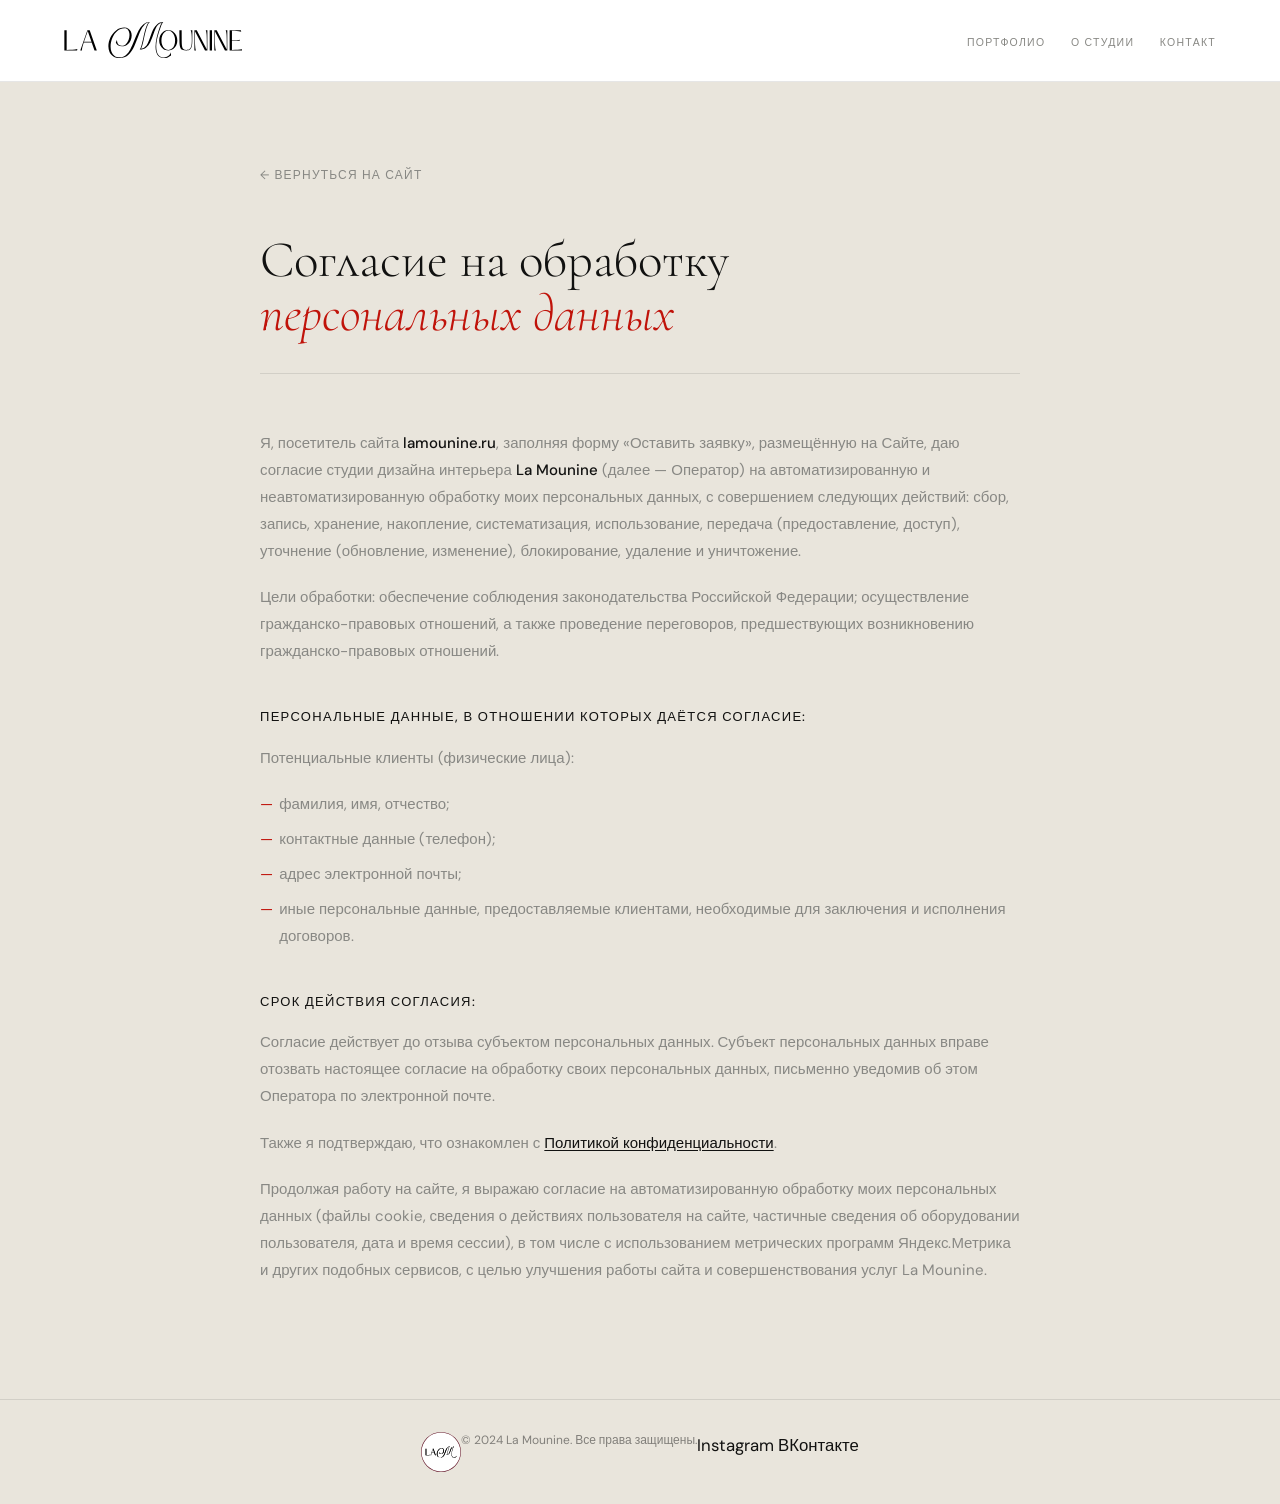
<file: approval.html>
<!DOCTYPE html>
<html lang="ru">
<head>
  <meta charset="UTF-8" />
  <meta name="viewport" content="width=device-width, initial-scale=1.0" />
  <title>Согласие на обработку персональных данных — La Mounine</title>
  <link rel="icon" type="image/svg+xml" href="images/favicon.svg" />
  <link rel="stylesheet" href="style.css" />
  <link rel="preconnect" href="https://fonts.googleapis.com" />
  <link rel="preconnect" href="https://fonts.gstatic.com" crossorigin />
  <link href="https://fonts.googleapis.com/css2?family=Cormorant+Garamond:ital,wght@0,300;0,400;1,300;1,400&family=DM+Sans:wght@300;400;500&display=swap" rel="stylesheet" />
</head>
<body>

  <nav class="nav">
    <a href="index.html" class="nav__logo">
      <img src="images/logo.svg" alt="La Mounine" />
    </a>
    <ul class="nav__links">
      <li><a href="index.html#portfolio">Портфолио</a></li>
      <li><a href="index.html#about">О студии</a></li>
      <li><a href="index.html#contact">Контакт</a></li>
    </ul>
  </nav>

  <main class="legal">
    <div class="legal__inner">
      <a href="index.html" class="legal__back">← Вернуться на сайт</a>

      <h1 class="legal__title">Согласие на обработку<br /><em>персональных данных</em></h1>

      <div class="legal__body">

        <p>Я, посетитель сайта <strong>lamounine.ru</strong>, заполняя форму «Оставить заявку», размещённую на Сайте, даю согласие студии дизайна интерьера <strong>La Mounine</strong> (далее — Оператор) на автоматизированную и неавтоматизированную обработку моих персональных данных, с совершением следующих действий: сбор, запись, хранение, накопление, систематизация, использование, передача (предоставление, доступ), уточнение (обновление, изменение), блокирование, удаление и уничтожение.</p>

        <p>Цели обработки: обеспечение соблюдения законодательства Российской Федерации; осуществление гражданско-правовых отношений, а также проведение переговоров, предшествующих возникновению гражданско-правовых отношений.</p>

        <h2>Персональные данные, в отношении которых даётся согласие:</h2>

        <p>Потенциальные клиенты (физические лица):</p>
        <ul>
          <li>фамилия, имя, отчество;</li>
          <li>контактные данные (телефон);</li>
          <li>адрес электронной почты;</li>
          <li>иные персональные данные, предоставляемые клиентами, необходимые для заключения и исполнения договоров.</li>
        </ul>

        <h2>Срок действия согласия:</h2>

        <p>Согласие действует до отзыва субъектом персональных данных. Субъект персональных данных вправе отозвать настоящее согласие на обработку своих персональных данных, письменно уведомив об этом Оператора по электронной почте.</p>

        <p>Также я подтверждаю, что ознакомлен с <a href="policy.html">Политикой конфиденциальности</a>.</p>

        <p>Продолжая работу на сайте, я выражаю согласие на автоматизированную обработку моих персональных данных (файлы cookie, сведения о действиях пользователя на сайте, частичные сведения об оборудовании пользователя, дата и время сессии), в том числе с использованием метрических программ Яндекс.Метрика и других подобных сервисов, с целью улучшения работы сайта и совершенствования услуг La Mounine.</p>

      </div>
    </div>
  </main>

  <footer class="footer">
    <a href="index.html" class="nav__logo footer__logo">
      <img src="images/logo-mark.svg" alt="La Mounine" />
    </a>
    <p class="footer__copy">© 2024 La Mounine. Все права защищены.</p>
    <div class="footer__links">
      <a href="https://www.instagram.com/lamounine/" target="_blank" rel="noopener">Instagram</a>
      <a href="https://vk.ru/lamounine_design" target="_blank" rel="noopener">ВКонтакте</a>
    </div>
  </footer>

</body>
</html>
</file>
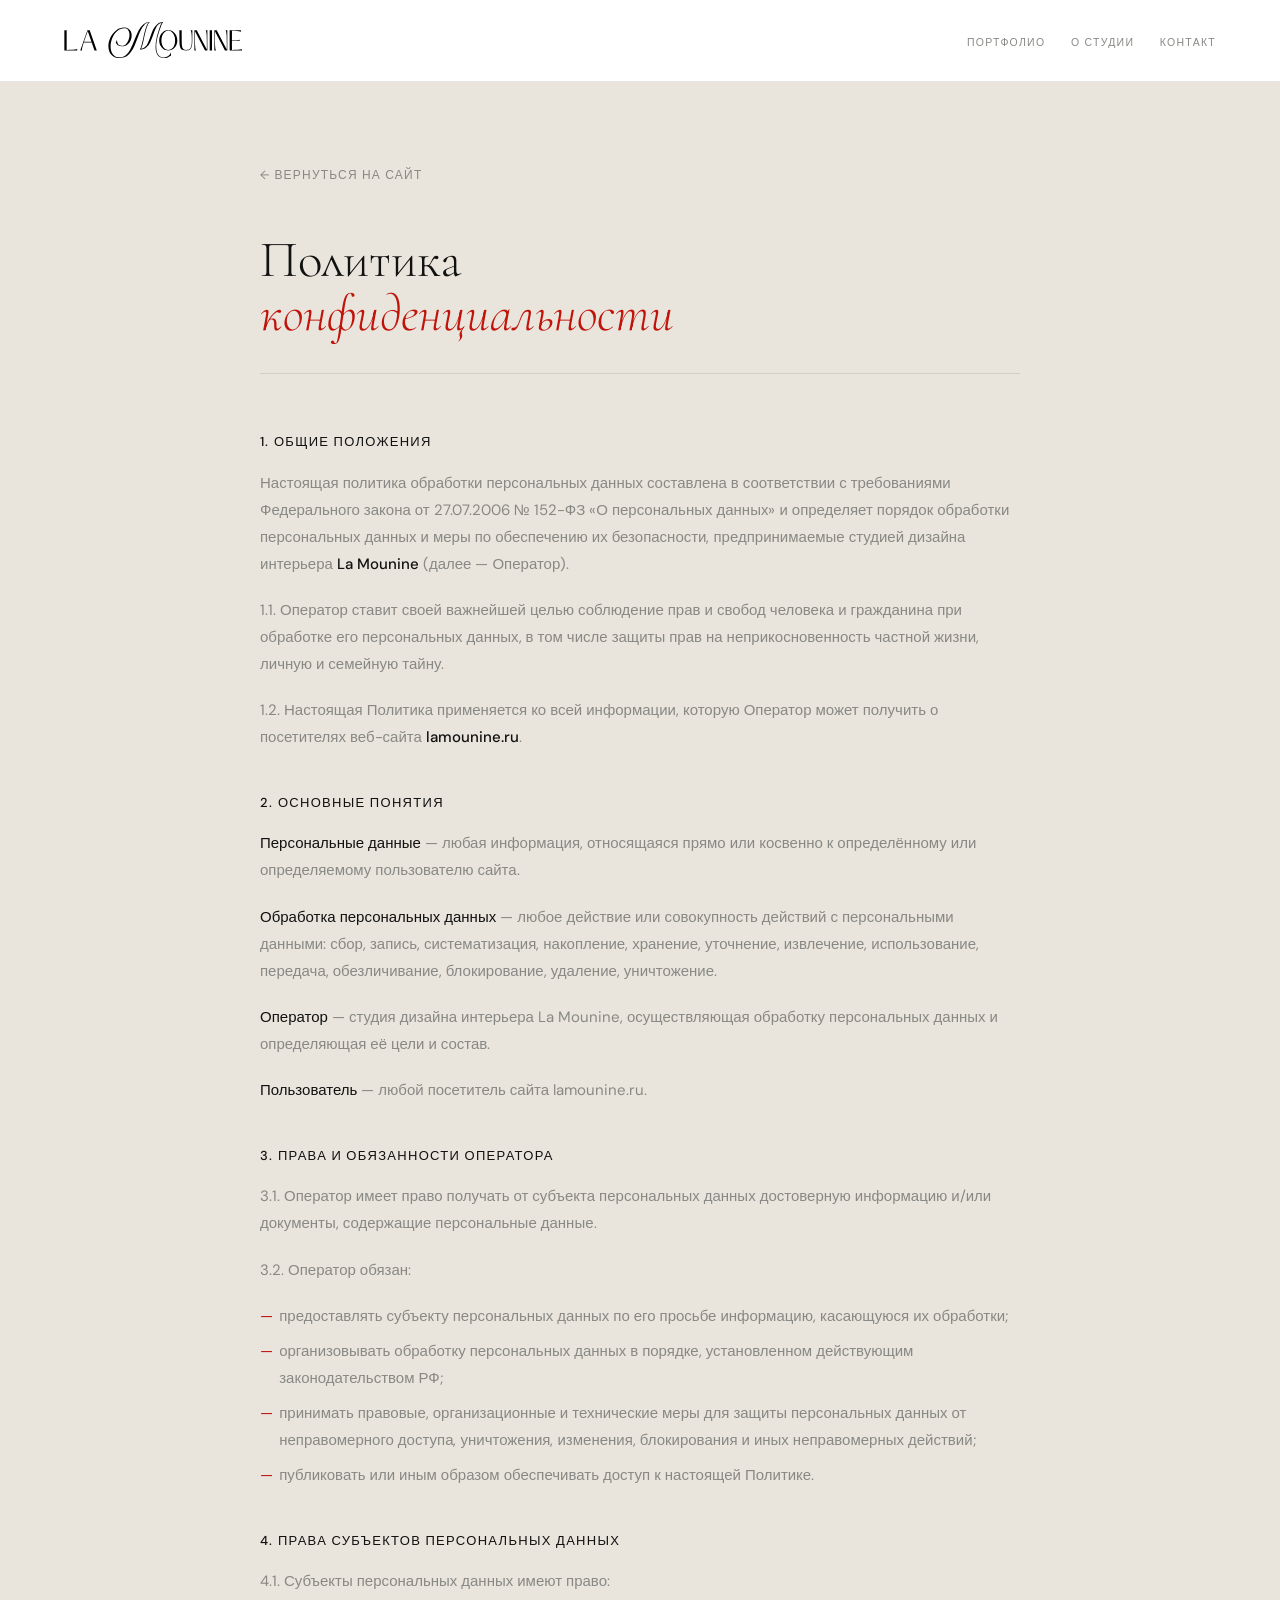
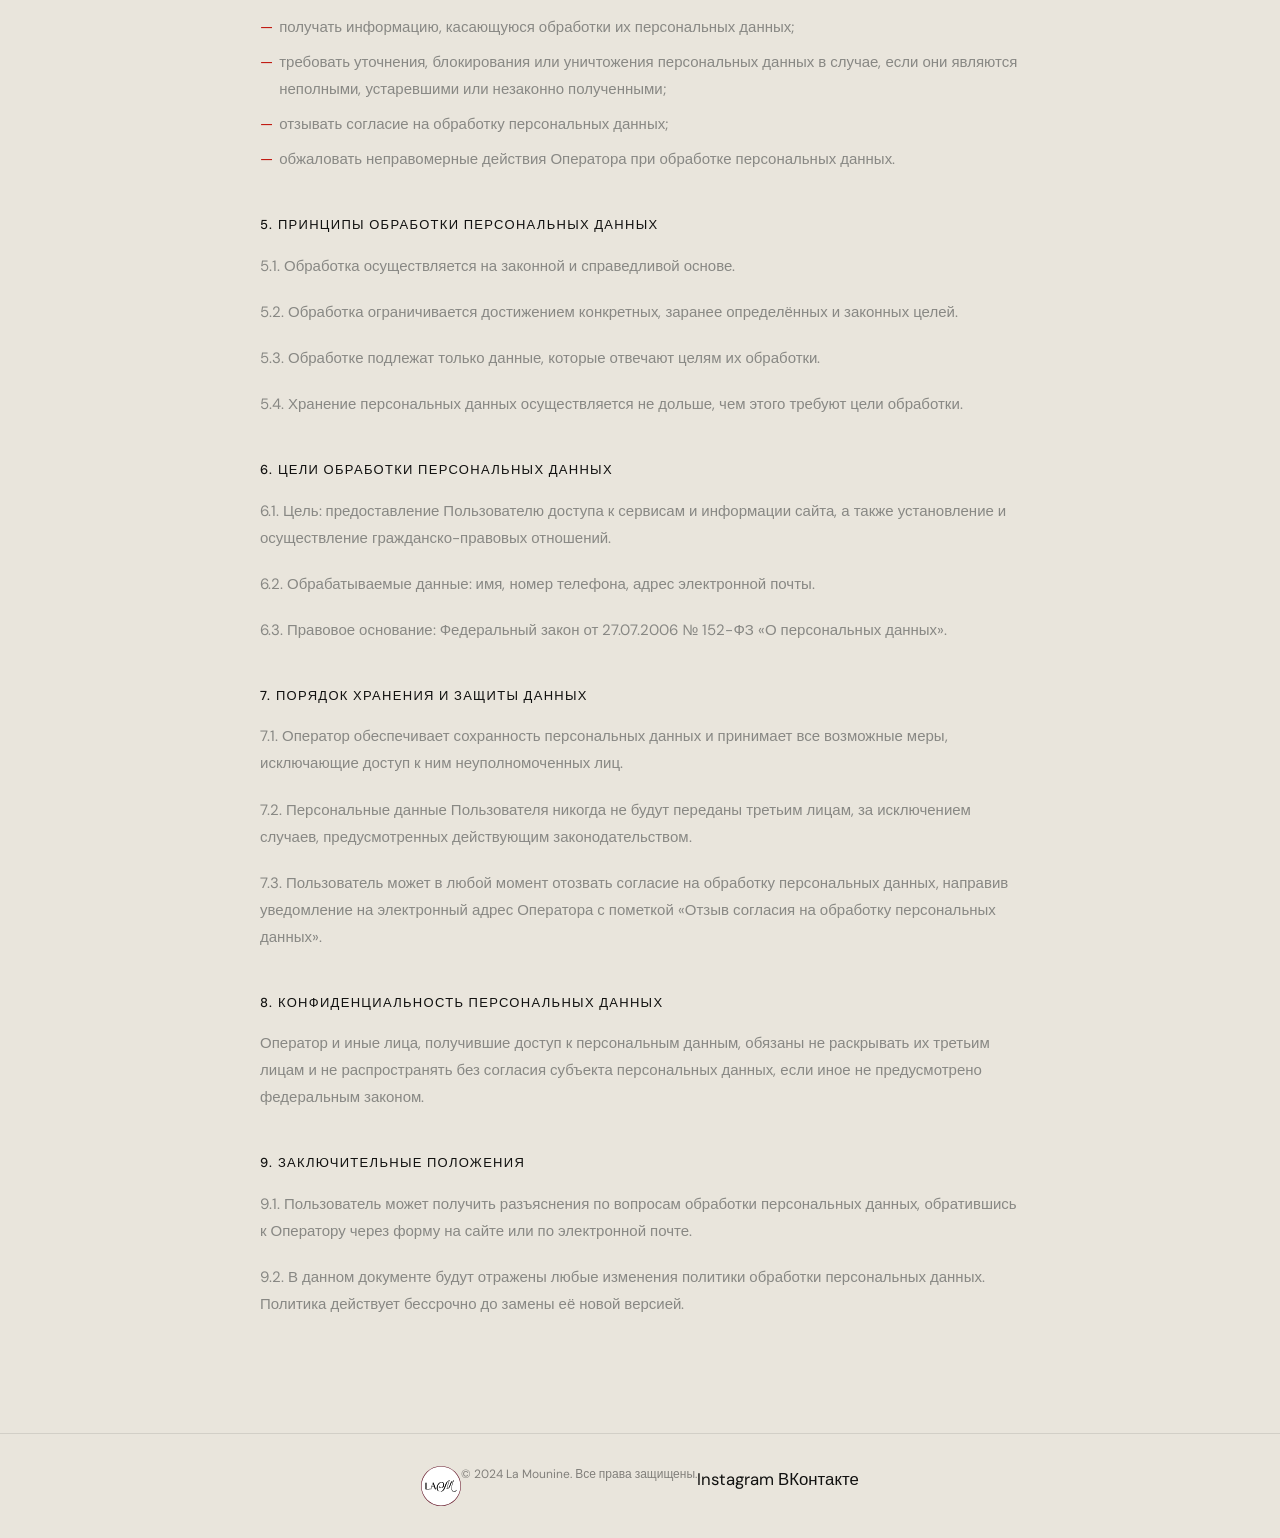
<file: policy.html>
<!DOCTYPE html>
<html lang="ru">
<head>
  <meta charset="UTF-8" />
  <meta name="viewport" content="width=device-width, initial-scale=1.0" />
  <title>Политика конфиденциальности — La Mounine</title>
  <link rel="icon" type="image/svg+xml" href="images/favicon.svg" />
  <link rel="stylesheet" href="style.css" />
  <link rel="preconnect" href="https://fonts.googleapis.com" />
  <link rel="preconnect" href="https://fonts.gstatic.com" crossorigin />
  <link href="https://fonts.googleapis.com/css2?family=Cormorant+Garamond:ital,wght@0,300;0,400;1,300;1,400&family=DM+Sans:wght@300;400;500&display=swap" rel="stylesheet" />
</head>
<body>

  <nav class="nav">
    <a href="index.html" class="nav__logo">
      <img src="images/logo.svg" alt="La Mounine" />
    </a>
    <ul class="nav__links">
      <li><a href="index.html#portfolio">Портфолио</a></li>
      <li><a href="index.html#about">О студии</a></li>
      <li><a href="index.html#contact">Контакт</a></li>
    </ul>
  </nav>

  <main class="legal">
    <div class="legal__inner">
      <a href="index.html" class="legal__back">← Вернуться на сайт</a>

      <h1 class="legal__title">Политика<br /><em>конфиденциальности</em></h1>

      <div class="legal__body">

        <h2>1. Общие положения</h2>
        <p>Настоящая политика обработки персональных данных составлена в соответствии с требованиями Федерального закона от 27.07.2006 № 152-ФЗ «О персональных данных» и определяет порядок обработки персональных данных и меры по обеспечению их безопасности, предпринимаемые студией дизайна интерьера <strong>La Mounine</strong> (далее — Оператор).</p>
        <p>1.1. Оператор ставит своей важнейшей целью соблюдение прав и свобод человека и гражданина при обработке его персональных данных, в том числе защиты прав на неприкосновенность частной жизни, личную и семейную тайну.</p>
        <p>1.2. Настоящая Политика применяется ко всей информации, которую Оператор может получить о посетителях веб-сайта <strong>lamounine.ru</strong>.</p>

        <h2>2. Основные понятия</h2>
        <p><strong>Персональные данные</strong> — любая информация, относящаяся прямо или косвенно к определённому или определяемому пользователю сайта.</p>
        <p><strong>Обработка персональных данных</strong> — любое действие или совокупность действий с персональными данными: сбор, запись, систематизация, накопление, хранение, уточнение, извлечение, использование, передача, обезличивание, блокирование, удаление, уничтожение.</p>
        <p><strong>Оператор</strong> — студия дизайна интерьера La Mounine, осуществляющая обработку персональных данных и определяющая её цели и состав.</p>
        <p><strong>Пользователь</strong> — любой посетитель сайта lamounine.ru.</p>

        <h2>3. Права и обязанности Оператора</h2>
        <p>3.1. Оператор имеет право получать от субъекта персональных данных достоверную информацию и/или документы, содержащие персональные данные.</p>
        <p>3.2. Оператор обязан:</p>
        <ul>
          <li>предоставлять субъекту персональных данных по его просьбе информацию, касающуюся их обработки;</li>
          <li>организовывать обработку персональных данных в порядке, установленном действующим законодательством РФ;</li>
          <li>принимать правовые, организационные и технические меры для защиты персональных данных от неправомерного доступа, уничтожения, изменения, блокирования и иных неправомерных действий;</li>
          <li>публиковать или иным образом обеспечивать доступ к настоящей Политике.</li>
        </ul>

        <h2>4. Права субъектов персональных данных</h2>
        <p>4.1. Субъекты персональных данных имеют право:</p>
        <ul>
          <li>получать информацию, касающуюся обработки их персональных данных;</li>
          <li>требовать уточнения, блокирования или уничтожения персональных данных в случае, если они являются неполными, устаревшими или незаконно полученными;</li>
          <li>отзывать согласие на обработку персональных данных;</li>
          <li>обжаловать неправомерные действия Оператора при обработке персональных данных.</li>
        </ul>

        <h2>5. Принципы обработки персональных данных</h2>
        <p>5.1. Обработка осуществляется на законной и справедливой основе.</p>
        <p>5.2. Обработка ограничивается достижением конкретных, заранее определённых и законных целей.</p>
        <p>5.3. Обработке подлежат только данные, которые отвечают целям их обработки.</p>
        <p>5.4. Хранение персональных данных осуществляется не дольше, чем этого требуют цели обработки.</p>

        <h2>6. Цели обработки персональных данных</h2>
        <p>6.1. Цель: предоставление Пользователю доступа к сервисам и информации сайта, а также установление и осуществление гражданско-правовых отношений.</p>
        <p>6.2. Обрабатываемые данные: имя, номер телефона, адрес электронной почты.</p>
        <p>6.3. Правовое основание: Федеральный закон от 27.07.2006 № 152-ФЗ «О персональных данных».</p>

        <h2>7. Порядок хранения и защиты данных</h2>
        <p>7.1. Оператор обеспечивает сохранность персональных данных и принимает все возможные меры, исключающие доступ к ним неуполномоченных лиц.</p>
        <p>7.2. Персональные данные Пользователя никогда не будут переданы третьим лицам, за исключением случаев, предусмотренных действующим законодательством.</p>
        <p>7.3. Пользователь может в любой момент отозвать согласие на обработку персональных данных, направив уведомление на электронный адрес Оператора с пометкой «Отзыв согласия на обработку персональных данных».</p>

        <h2>8. Конфиденциальность персональных данных</h2>
        <p>Оператор и иные лица, получившие доступ к персональным данным, обязаны не раскрывать их третьим лицам и не распространять без согласия субъекта персональных данных, если иное не предусмотрено федеральным законом.</p>

        <h2>9. Заключительные положения</h2>
        <p>9.1. Пользователь может получить разъяснения по вопросам обработки персональных данных, обратившись к Оператору через форму на сайте или по электронной почте.</p>
        <p>9.2. В данном документе будут отражены любые изменения политики обработки персональных данных. Политика действует бессрочно до замены её новой версией.</p>

      </div>
    </div>
  </main>

  <footer class="footer">
    <a href="index.html" class="nav__logo footer__logo">
      <img src="images/logo-mark.svg" alt="La Mounine" />
    </a>
    <p class="footer__copy">© 2024 La Mounine. Все права защищены.</p>
    <div class="footer__links">
      <a href="https://www.instagram.com/lamounine/" target="_blank" rel="noopener">Instagram</a>
      <a href="https://vk.ru/lamounine_design" target="_blank" rel="noopener">ВКонтакте</a>
    </div>
  </footer>

</body>
</html>
</file>
<file: style.css>
/* ════════════════════════════════════════════
   ПЕРЕМЕННЫЕ
════════════════════════════════════════════ */
:root {
  --bg: #e9e5dc;
  --bg2: #dbd5c9;
  --fg: #111110;
  --fg-muted: #888884;
  --accent: #c0130a;
  /* красный */
  --border: rgba(17, 17, 16, 0.1);

  --font-display: "Cormorant Garamond", Georgia, serif;
  --font-body: "DM Sans", sans-serif;

  --max-w: 1200px;
  --pad: clamp(1rem, 5vw, 5rem);
}

*,
*::before,
*::after {
  box-sizing: border-box;
  margin: 0;
  padding: 0;
}

html {
  scroll-behavior: smooth;
}

.resize-animation-stopper * {
  animation: none !important;
  transition: none !important;
}

body {
  background: var(--bg);
  color: var(--fg);
  font-family: var(--font-body, sans-serif), sans-serif;
  font-size: clamp(1.05rem, 1.1vw, 1.25rem);
  line-height: 1.65;
  overflow-x: hidden;
}

a {
  color: inherit;
  text-decoration: none;
}

ul {
  list-style: none;
}

img {
  display: block;
  width: 100%;
  object-fit: cover;
}

/* Там где нужна высота 100% — задаём явно */
.project-card__cover img,
.about__img img,
.gallery__img img,
.lightbox__thumb {
  height: 100%;
}

/* Карусель — фиксированная высота, ширина по фото */
.carousel__slide img {
  width: auto !important;
  height: 100% !important;
  object-fit: unset !important;
}


/* ════════════════════════════════════════════
   УТИЛИТЫ
════════════════════════════════════════════ */
.section-label {
  display: block;
  font-size: 11px;
  font-weight: 400;
  letter-spacing: 0.15em;
  text-transform: uppercase;
  color: var(--fg-muted);
  margin-bottom: 1.5rem;
}

.section-title {
  font-family: var(--font-display, serif), serif;
  font-size: clamp(2.8rem, 5vw, 5rem);
  font-weight: 300;
  line-height: 1.05;
  letter-spacing: -0.01em;
  color: var(--fg);
}

.section-title em {
  font-style: italic;
  color: var(--accent);
}

.section-header {
  margin-bottom: 4rem;
}

.section-header--center {
  text-align: left;
}


/* ════════════════════════════════════════════
   КНОПКА
════════════════════════════════════════════ */
.btn {
  display: inline-block;
  margin-top: 2.5rem;
  padding: 0.85rem 2.5rem;
  border: 2px solid var(--fg);
  color: var(--fg);
  font-family: var(--font-body, sans-serif), sans-serif;
  font-size: 12px;
  font-weight: 400;
  letter-spacing: 0.14em;
  text-transform: uppercase;
  transition: background 0.22s, color 0.22s, border-color 0.22s;
  cursor: pointer;
  background: transparent;
}

.btn:hover {
  background: var(--accent);
  border-color: var(--accent);
  color: #fff;
}

.btn--full {
  width: 100%;
  text-align: center;
}


/* ════════════════════════════════════════════
   НАВИГАЦИЯ
════════════════════════════════════════════ */
.nav {
  position: fixed;
  top: 0;
  left: 0;
  right: 0;
  z-index: 100;
  display: flex;
  align-items: center;
  justify-content: space-between;
  padding: 1.4rem var(--pad);
  padding-top: calc(1.4rem + env(safe-area-inset-top, 0px));
  background: rgba(255, 255, 255, 0.98);
  -webkit-backdrop-filter: blur(10px);
  backdrop-filter: blur(10px);
  border-bottom: 1px solid var(--border);
  -webkit-transform: translateZ(0);
  transform: translateZ(0);
  will-change: transform;
}

.nav__logo {
  display: flex;
  align-items: center;
  transition: opacity 0.2s;
}

.nav__logo:hover {
  opacity: 0.65;
}

/* Горизонтальный логотип в навигации */
.nav__logo img {
  height: clamp(28px, 3.5vw, 36px);
  width: auto;
  display: block;
}

/* Круглый знак в футере */
.footer__logo img {
  height: 40px;
  width: auto;
}

.nav__links {
  display: flex;
  gap: clamp(1rem, 2vw, 2.5rem);
  margin-left: auto;
}

.nav__links li {
  white-space: nowrap;
}

.nav__links a {
  font-size: 10.5px;
  letter-spacing: 0.12em;
  text-transform: uppercase;
  color: var(--fg-muted);
  transition: color 0.2s;
}

.nav__links a:hover {
  color: var(--accent);
}

.nav__phone {
  color: var(--fg) !important;
  font-size: 12px;
  letter-spacing: 0.06em;
  border-left: 1px solid var(--border);
  padding-left: 1.5rem;
  transition: color 0.2s;
}

.nav__phone:hover {
  color: var(--accent) !important;
}

.nav__phone--mobile {
  display: none;
}

.nav__burger {
  display: none;
  background: none;
  border: none;
  cursor: pointer;
  width: 26px;
  height: 14px;
  flex-direction: column;
  justify-content: space-between;
  padding: 0;
  z-index: 101;
}

.nav__burger span {
  display: block;
  width: 100%;
  height: 1px;
  background-color: var(--fg);
  transition: transform 0.3s cubic-bezier(0.4, 0, 0.2, 1), opacity 0.3s;
}

/* ════════════════════════════════════════════
   HERO
════════════════════════════════════════════ */
.hero {
  position: relative;
  min-height: 100vh;
  display: flex;
  align-items: center;
  padding: 10rem var(--pad) 6rem;
  overflow: hidden;
  background: var(--bg);
}

.hero__bg-text {
  position: absolute;
  top: 50%;
  right: -2vw;
  transform: translateY(-50%);
  font-family: var(--font-display, serif), serif;
  font-size: clamp(10rem, 22vw, 22rem);
  font-weight: 300;
  letter-spacing: -0.04em;
  color: rgba(17, 17, 16, 0.04);
  pointer-events: none;
  user-select: none;
  white-space: nowrap;
}

.hero__content {
  position: relative;
  z-index: 1;
  max-width: 700px;
  animation: fadeUp 1s ease both;
}

.hero__label {
  font-size: 11px;
  letter-spacing: 0.15em;
  text-transform: uppercase;
  color: var(--fg-muted);
  margin-bottom: 1.5rem;
}

.hero__title {
  font-family: var(--font-display, serif), serif;
  font-size: clamp(3.5rem, 6.5vw, 7rem);
  font-weight: 300;
  line-height: 1.02;
  letter-spacing: -0.02em;
  color: var(--fg);
  margin-bottom: 1.5rem;
}

.hero__title em {
  font-style: italic;
  color: var(--accent);
}

.hero__offer {
  font-family: var(--font-body, sans-serif), sans-serif;
  font-size: clamp(1rem, 1.3vw, 1.15rem);
  font-weight: 400;
  color: var(--fg);
  line-height: 1.5;
  margin-top: 1.5rem;
  max-width: 480px;
}

.hero__btn {
  margin-top: 1.5rem;
}

.hero__sub {
  color: var(--fg-muted);
  font-size: clamp(1rem, 1.3vw, 1.15rem);
  line-height: 1.7;
  width: 100%;
  max-width: 480px;
}

.hero__manifesto {
  margin-top: 2.5rem;
  width: 100%;
  max-width: 500px;
  display: flex;
  flex-direction: column;
  gap: 1.1rem;
  padding-top: 2rem;
  border-top: 1px solid var(--border);
}

.hero__manifesto p {
  font-family: var(--font-display, serif), serif;
  font-size: clamp(1.25rem, 1.6vw, 1.45rem);
  font-weight: 300;
  font-style: italic;
  line-height: 1.7;
  color: var(--fg-muted);
  letter-spacing: 0.01em;
}

.hero__manifesto-last {
  color: var(--fg) !important;
  font-style: italic;
}

/* Декоративная вертикальная линия — скрыта */
.hero__line {
  display: none;
}


/* ════════════════════════════════════════════
   ПОРТФОЛИО — горизонтальный скролл
════════════════════════════════════════════ */
.portfolio {
  padding: 8rem var(--pad) 6rem;
  border-top: 1px solid var(--border);
}

.portfolio .section-header {
  padding-right: 0;
}

.projects-scroll {
  display: flex;
  gap: 1.5rem;
  overflow-x: auto;
  padding-bottom: 1rem;
  scroll-snap-type: x mandatory;
  -webkit-overflow-scrolling: touch;
  scroll-behavior: smooth;
  cursor: grab;
}

.projects-scroll:active {
  cursor: grabbing;
}

.projects-scroll::-webkit-scrollbar {
  display: none;
}

.projects-scroll::-webkit-scrollbar-track {
  background: transparent;
}

.projects-scroll::-webkit-scrollbar-thumb {
  background: var(--border);
}

.project-card {
  flex-shrink: 0;
  width: clamp(280px, 35vw, 480px);
  scroll-snap-align: start;
  cursor: pointer;
}

.project-card__cover {
  aspect-ratio: 4 / 3;
  overflow: hidden;
  background: var(--bg2);
  border: 1px solid var(--border);
  position: relative;
}

.project-card__cover img {
  width: 100%;
  height: 100%;
  object-fit: cover;
  display: block;
  transition: transform 0.55s cubic-bezier(0.25, 0.46, 0.45, 0.94);
}

.project-card:hover .project-card__cover img {
  transform: scale(1.04);
}

.project-card__placeholder {
  width: 100%;
  height: 100%;
  background: var(--bg2);
  display: flex;
  align-items: center;
  justify-content: center;
}

/* Иконка zoom при hover */
.project-card__cover::after {
  content: '↗';
  position: absolute;
  top: 12px;
  right: 14px;
  font-size: 16px;
  color: var(--accent);
  opacity: 0;
  transform: translate(4px, -4px);
  transition: opacity 0.25s, transform 0.25s;
  pointer-events: none;
}

.project-card:hover .project-card__cover::after {
  opacity: 1;
  transform: translate(0, 0);
}

.project-card__caption {
  margin-top: 0.9rem;
  font-family: var(--font-body, sans-serif), sans-serif;
  font-size: clamp(0.95rem, 1.1vw, 1.1rem);
  font-weight: 400;
  line-height: 1.6;
  color: var(--fg);
}

.project-card__caption sup {
  font-size: 9px;
  vertical-align: super;
  line-height: 0;
}

.project-card__caption span {
  font-family: var(--font-body, sans-serif), sans-serif;
  color: var(--fg-muted);
  font-size: clamp(0.85rem, 1vw, 0.95rem);
}


/* ════════════════════════════════════════════
   ЛАЙТБОКС с превью снизу
════════════════════════════════════════════ */
.lightbox {
  display: none;
  position: fixed;
  inset: 0;
  z-index: 200;
  flex-direction: column;
}

.lightbox.open {
  display: flex;
}

.lightbox__backdrop {
  position: absolute;
  inset: 0;
  background: rgba(0, 0, 0, 0.95);
  cursor: zoom-out;
}

.lightbox__close {
  position: absolute;
  top: 1.2rem;
  right: 1.5rem;
  z-index: 3;
  background: none;
  border: none;
  color: #fff;
  font-size: 1.4rem;
  cursor: pointer;
  transition: color 0.2s;
  line-height: 1;
}

.lightbox__close:hover {
  color: var(--accent);
}

/* Фото — занимает максимум */
.lightbox__stage {
  position: relative;
  z-index: 1;
  flex: 1;
  display: flex;
  align-items: center;
  justify-content: center;
  width: 100%;
  padding: 3.5rem 1rem 0.5rem;
  min-height: 0;
}

.lightbox__stage img {
  max-width: 100%;
  max-height: 100%;
  width: auto !important;
  height: auto !important;
  object-fit: contain;
  animation: lbIn 0.22s ease;
  display: block;
  position: relative;
  z-index: 1;
}

@keyframes lbIn {
  from {
    opacity: 0;
    transform: scale(0.97);
  }

  to {
    opacity: 1;
    transform: scale(1);
  }
}

/* Нижняя зона */
.lightbox__bottom {
  position: relative;
  z-index: 2;
  flex-shrink: 0;
  width: 100%;
}

/* Описание — под фото */
.lightbox__desc {
  color: rgba(255, 255, 255, 0.75);
  font-family: var(--font-body, sans-serif), sans-serif;
  font-size: clamp(0.9rem, 1.1vw, 1.05rem);
  line-height: 1.6;
  max-height: 4.5em;
  overflow-y: auto;
  text-align: center;
  padding: 0.6rem 3rem;
}

.lightbox__desc::-webkit-scrollbar {
  width: 2px;
}

.lightbox__desc::-webkit-scrollbar-thumb {
  background: rgba(255, 255, 255, 0.2);
}

/* Строка: стрелка | превью по центру | стрелка */
.lightbox__footer {
  display: flex;
  align-items: center;
  padding: 0.4rem 0 0.8rem;
}

.lightbox__prev,
.lightbox__next {
  flex-shrink: 0;
  background: none;
  border: none;
  color: #fff;
  font-size: 2.5rem;
  padding: 0.5rem 1rem;
  cursor: pointer;
  line-height: 1;
  transition: color 0.2s;
}

.lightbox__prev:hover,
.lightbox__next:hover {
  color: var(--accent);
}

/* Превью по центру */
.lightbox__thumbs {
  flex: 1;
  display: flex;
  justify-content: center;
  justify-content: safe center;
  gap: 6px;
  overflow-x: auto;
  scroll-behavior: smooth;
  -webkit-overflow-scrolling: touch;
  padding: 0 0.3rem 0.6rem;
  scrollbar-width: thin;
  scrollbar-color: rgba(255, 255, 255, 0.4) transparent;
}

.lightbox__thumbs::-webkit-scrollbar {
  height: 6px;
}

.lightbox__thumbs::-webkit-scrollbar-track {
  background: transparent;
}

.lightbox__thumbs::-webkit-scrollbar-thumb {
  background: rgba(255, 255, 255, 0.2);
  border-radius: 4px;
}

.lightbox__thumbs::-webkit-scrollbar-thumb:hover {
  background: rgba(255, 255, 255, 0.4);
}

@media (max-width: 768px) {
  .lightbox__thumbs {
    padding-bottom: 0;
  }

  .lightbox__thumbs::-webkit-scrollbar {
    display: none;
  }
}

.lightbox__thumb {
  flex-shrink: 0;
  width: 60px;
  height: 45px;
  object-fit: cover;
  opacity: 0.4;
  cursor: pointer;
  border: 2px solid transparent;
  transition: opacity 0.2s, border-color 0.2s;
  scroll-snap-align: start;
}

.lightbox__thumb:hover {
  opacity: 0.7;
}

.lightbox__thumb.active {
  opacity: 1;
  border-color: #fff;
}


/* ════════════════════════════════════════════
   О СТУДИИ
════════════════════════════════════════════ */
/* ════════════════════════════════════════════
   PROCESS
════════════════════════════════════════════ */
.process {
  padding: 8rem var(--pad);
  border-top: 1px solid var(--border);
}

.process__title {
  margin-bottom: 4rem;
}

.process__stage {
  display: flex;
  overflow-x: auto;
  overflow-y: hidden;
  -webkit-overflow-scrolling: touch;
  touch-action: pan-x pan-y;
  scrollbar-width: none;
  scroll-snap-type: x mandatory;
  scroll-behavior: smooth;
  gap: 24px;
}

.process__stage::-webkit-scrollbar {
  display: none;
}

.process__card {
  flex: 0 0 100%;
  min-width: 100%;
  scroll-snap-align: start;
  user-select: none;
  -webkit-user-select: none;
}

.process__num {
  font-family: var(--font-display), serif;
  font-weight: 300;
  font-size: 4.5rem;
  color: rgba(17, 17, 16, 0.08);
  line-height: 1;
  margin-bottom: -0.3rem;
}

.process__line {
  width: 28px;
  height: 1px;
  background: var(--accent);
  margin-bottom: 0.9rem;
}

.process__card-title {
  font-family: var(--font-display), serif;
  font-weight: 300;
  font-size: clamp(1.5rem, 2.5vw, 2rem);
  color: var(--fg);
  line-height: 1.1;
  letter-spacing: -0.01em;
  margin-bottom: 0.8rem;
}

.process__card-text {
  font-family: var(--font-body), sans-serif;
  font-size: clamp(1rem, 1.3vw, 1.15rem);
  line-height: 1.75;
  color: var(--fg-muted);
  max-width: 560px;
}

.process__footer {
  margin-top: 2.5rem;
  display: flex;
  align-items: center;
  justify-content: space-between;
}

.process__dots {
  display: flex;
  gap: 8px;
  align-items: center;
}

.process__dot {
  width: 6px;
  height: 6px;
  border-radius: 50%;
  background: var(--border);
  border: none;
  padding: 0;
  cursor: pointer;
  transition: background 0.25s, transform 0.25s;
  flex-shrink: 0;
}

.process__dot--active {
  background: var(--accent);
  transform: scale(1.4);
}

.process__nav {
  display: flex;
  gap: 8px;
}

.process__btn {
  width: 40px;
  height: 40px;
  border: 1px solid var(--border);
  background: var(--bg);
  color: var(--fg);
  cursor: pointer;
  font-size: 18px;
  display: flex;
  align-items: center;
  justify-content: center;
  transition: background 0.2s, color 0.2s, border-color 0.2s;
  -webkit-tap-highlight-color: transparent;
}

.process__btn:hover {
  background: var(--fg);
  color: var(--bg);
  border-color: var(--fg);
}

.process__btn:disabled {
  opacity: 0.2;
  cursor: default;
}

.process__btn:disabled:hover {
  background: var(--bg);
  color: var(--fg);
  border-color: var(--border);
}

@media (max-width: 768px) {
  .process {
    padding: 5rem var(--pad);
  }

  .process__card-text {
    max-width: 100%;
  }

  .process__nav {
    display: none;
  }
}

/* ════════════════════════════════════════════
   PRICING
════════════════════════════════════════════ */
.pricing {
  margin-top: 6rem;
  border-top: 1px solid var(--border);
  padding-top: 6rem;
}

.pricing__intro {
  font-family: var(--font-body), sans-serif;
  font-size: clamp(1rem, 1.3vw, 1.15rem);
  line-height: 1.75;
  color: var(--fg-muted);
  margin-bottom: 3.5rem;
  max-width: 800px;
}

.pricing__grid {
  display: grid;
  grid-template-columns: repeat(auto-fit, minmax(320px, 1fr));
  gap: 24px;
}

.pricing__card {
  border: 1px solid var(--border);
  padding: 3rem 2rem;
  background: var(--bg);
  display: flex;
  flex-direction: column;
}

.pricing__card--highlight {
  background: #e4dfd4;
  /* На пару тонов светлее чем --bg2 (#dbd5c9) */
  align-self: start;
}

.pricing__header {
  margin-bottom: 1.5rem;
}

.pricing__title {
  font-family: var(--font-display), serif;
  font-size: 1.75rem;
  font-weight: 300;
  margin-bottom: 0.5rem;
  line-height: 1.1;
}

.pricing__price {
  font-family: var(--font-body), sans-serif;
  font-size: 0.875rem;
  text-transform: uppercase;
  letter-spacing: 0.05em;
  color: var(--accent);
  display: inline-block;
  margin-top: 0.5rem;
}

.pricing__desc {
  font-size: clamp(1rem, 1.3vw, 1.15rem);
  line-height: 1.6;
  color: var(--fg-muted);
  margin-bottom: 2rem;
  min-height: 120px;
}

.pricing__desc strong {
  color: var(--fg);
  font-weight: 500;
}

.pricing__details {
  margin-top: 2rem;
  border-top: 1px solid var(--border);
  padding-top: 1.5rem;
}

.pricing__details summary {
  font-size: clamp(1rem, 1.3vw, 1.15rem);
  letter-spacing: 0.05em;
  font-weight: 500;
  cursor: pointer;
  list-style: none;
  display: flex;
  justify-content: space-between;
  align-items: center;
  transition: color 0.3s;
}

.pricing__details summary::-webkit-details-marker {
  display: none;
}

.pricing__details summary::after {
  content: '+';
  font-size: 1.5rem;
  font-weight: 300;
  color: var(--accent);
  transition: transform 0.3s;
}

.pricing__details[open] summary::after {
  transform: rotate(45deg);
}

.pricing__list {
  margin-top: 1.5rem;
  padding-left: 1.25rem;
  font-size: clamp(0.95rem, 1.2vw, 1.1rem);
  line-height: 1.8;
  color: var(--fg-muted);
}

.pricing__list li {
  margin-bottom: 0.5rem;
  padding-left: 0.5rem;
}

.pricing__list li::marker {
  color: var(--accent);
}

@media (max-width: 768px) {
  .pricing {
    margin-top: 4rem;
    padding-top: 4rem;
  }
}

.about {
  display: grid;
  grid-template-columns: minmax(0, 1.15fr) minmax(0, 0.9fr);
  gap: 3.5rem;
  align-items: start;
  padding: 8rem var(--pad);
  border-top: 1px solid var(--border);
}

.about__desc {
  font-family: var(--font-display), serif;
  font-size: clamp(1.25rem, 1.6vw, 1.45rem);
  font-weight: 300;
  font-style: italic;
  line-height: 1.7;
  letter-spacing: 0.01em;
  color: var(--fg-muted);
  margin-top: 2rem;
  max-width: 480px;
}

.about__desc+.about__desc {
  margin-top: 1.2rem;
}

.about__desc--accent {
  color: var(--fg);
  font-family: var(--font-display, serif), serif;
  font-style: italic;
  font-size: clamp(1.3rem, 1.7vw, 1.55rem);
  line-height: 1.7;
}

.about__stats {
  display: flex;
  gap: 3rem;
  margin-top: 3rem;
  padding-top: 2rem;
  border-top: 1px solid var(--border);
}

.about__stats li {
  display: flex;
  flex-direction: column;
}

.about__stats strong {
  font-family: var(--font-display, serif), serif;
  font-size: 3.5rem;
  font-weight: 300;
  color: var(--accent);
  line-height: 1;
}

.about__stats span {
  font-size: 12px;
  letter-spacing: 0.08em;
  color: var(--fg-muted);
  margin-top: 0.4rem;
}

.about__img {
  aspect-ratio: 4 / 5;
  background: var(--bg2);
  border: 1px solid var(--border);
  display: flex;
  align-items: center;
  justify-content: center;
  overflow: hidden;
}

.about-gallery {
  position: relative;
  width: min(100%, 540px);
  margin-inline: auto;
}

.about-gallery__viewport {
  display: flex;
  align-items: center;
  overflow-x: auto;
  overflow-y: hidden;
  -webkit-overflow-scrolling: touch;
  touch-action: pan-x pan-y;
  scrollbar-width: none;
  border: none;
  background: transparent;
  scroll-snap-type: x mandatory;
  scroll-behavior: smooth;
}

.about-gallery__viewport::-webkit-scrollbar {
  display: none;
}

.about-gallery__slide {
  flex: 0 0 100%;
  min-width: 100%;
  scroll-snap-align: start;
  user-select: none;
  -webkit-user-select: none;
}

.about-gallery__slide img {
  width: 100%;
  height: auto;
  max-height: 80vh;
  object-fit: contain;
  display: block;
}

.about-gallery__btn {
  position: absolute;
  top: 0;
  bottom: 0;
  margin: auto;
  width: 40px;
  height: 40px;
  border: 1px solid var(--border);
  background: var(--bg);
  color: var(--fg);
  display: flex;
  align-items: center;
  justify-content: center;
  cursor: pointer;
  z-index: 2;
  transition: background 0.2s, color 0.2s, border-color 0.2s;
}

.about-gallery__btn:hover {
  background: var(--fg);
  color: var(--bg);
  border-color: var(--fg);
}

.about-gallery__btn--prev {
  left: 0;
  transform: translateX(-100%);
}

.about-gallery__btn--next {
  right: 0;
  transform: translateX(100%);
}

.about-gallery__dots {
  position: absolute;
  bottom: 14px;
  left: 0;
  right: 0;
  display: flex;
  justify-content: center;
  gap: 8px;
}

.about-gallery__dot {
  width: 6px;
  height: 6px;
  border-radius: 50%;
  border: none;
  padding: 0;
  background: rgba(255, 255, 255, 0.6);
  cursor: pointer;
  transition: background 0.2s, transform 0.2s;
}

.about-gallery__dot.active {
  background: var(--accent);
  transform: scale(1.3);
}

@media (min-width: 1024px) {
  .about {
    grid-template-columns: minmax(0, 1.05fr) minmax(420px, 0.95fr);
    gap: 4rem;
    align-items: center;
  }

  .about-gallery {
    justify-self: center;
    align-self: center;
  }

}

@media (max-width: 768px) {
  .about-gallery {
    width: 100%;
  }

  /* Удалено жесткое соотношение сторон для мобильных */

  .about-gallery__btn {
    display: none;
  }
}

.about__img-placeholder {
  font-size: 12px;
  letter-spacing: 0.1em;
  text-transform: uppercase;
  color: var(--fg-muted);
}

/* Десктопная настройка ABOUT */
@media (min-width: 1024px) {
  .about {
    grid-template-columns: minmax(0, 1.18fr) minmax(360px, 0.82fr);
    gap: 2.5rem;
    align-items: center;
  }

  .about__text {
    align-self: start;
  }

  .about__desc {
    max-width: 500px;
  }

  .about__img {
    align-self: center;
    justify-self: end;
    width: min(100%, 460px);
    aspect-ratio: 4 / 5;
  }
}


/* ════════════════════════════════════════════
   КОНТАКТЫ
════════════════════════════════════════════ */
.contact {
  display: grid;
  grid-template-columns: 1fr 1fr;
  gap: 6rem;
  align-items: start;
  padding: 8rem var(--pad);
  border-top: 1px solid var(--border);
}

.contact__title {
  position: sticky;
  top: 6rem;
}

.contact__phone {
  display: block;
  margin-top: 2rem;
  font-family: var(--font-body, sans-serif), sans-serif;
  font-size: clamp(1rem, 1.5vw, 1.2rem);
  font-weight: 400;
  color: var(--fg);
  letter-spacing: 0.04em;
  transition: color 0.2s;
}

.contact__phone:hover {
  color: var(--accent);
}

.contact__email {
  display: inline-block;
  margin-top: 0.5rem;
  font-family: var(--font-body, sans-serif), sans-serif;
  font-size: clamp(0.9rem, 1.2vw, 1rem);
  font-weight: 400;
  color: var(--fg-muted);
  letter-spacing: 0.02em;
  transition: color 0.2s;
}

.contact__email:hover {
  color: var(--accent);
}

.contact__title .section-label {
  display: block;
  margin-bottom: 1.5rem;
}

.contact .form {
  margin-top: 0;
}

.form {
  margin-top: 0;
  display: block;
}

.form__row {
  display: grid;
  grid-template-columns: 1fr 1fr;
  gap: 1.5rem;
}

.form__field {
  display: flex;
  flex-direction: column;
  gap: 0.5rem;
  margin-bottom: 1.5rem;
}

.form__field label {
  font-size: 11px;
  letter-spacing: 0.15em;
  text-transform: uppercase;
  color: var(--fg-muted);
}

.form__field input,
.form__field textarea {
  background: transparent;
  border: none;
  border-bottom: 1px solid var(--border);
  color: var(--fg);
  font-family: var(--font-body, sans-serif), sans-serif;
  font-size: 15px;
  padding: 0.7rem 0;
  outline: none;
  transition: border-color 0.2s;
  resize: none;
}

.form__field input::placeholder,
.form__field textarea::placeholder {
  color: var(--fg-muted);
  opacity: 0.6;
}

.form__field input:focus,
.form__field textarea:focus {
  border-color: var(--accent);
}

.form__success {
  display: none;
  text-align: center;
  margin-top: 1.5rem;
  font-size: 13px;
  letter-spacing: 0.08em;
  color: var(--accent);
}

.form__contact-ways {
  display: flex;
  gap: 0.8rem;
  flex-wrap: wrap;
  margin-top: 0.5rem;
}

.form__way {
  display: flex;
  align-items: center;
  gap: 0.5rem;
  cursor: pointer;
  padding: 0.55rem 1.2rem;
  border: 1px solid var(--border);
  font-size: 13px;
  color: var(--fg-muted);
  transition: border-color 0.2s, color 0.2s;
  user-select: none;
}

.form__way:hover {
  border-color: var(--fg);
  color: var(--fg);
}

.form__way input[type="radio"] {
  display: none;
}

.form__way:has(input:checked) {
  border-color: var(--fg);
  color: var(--fg);
  background: var(--bg2);
}

.form__success.visible {
  display: block;
}

.form__error {
  display: none;
  text-align: center;
  margin-bottom: 1rem;
  font-size: 14px;
  color: var(--accent);
}

.form__error.visible {
  display: block;
}

.form--submitted input:invalid,
.form--submitted textarea:invalid {
  border-color: var(--accent);
}

.form--submitted .form__check input:invalid {
  border-color: var(--accent);
  background: rgba(192, 19, 10, 0.05);
}

.form--submitted .form__check:has(input:invalid) {
  color: var(--accent);
}

.form__checks {
  display: flex;
  flex-direction: column;
  gap: 1.1rem;
  margin-bottom: 2rem;
}

.form__check {
  display: flex;
  align-items: flex-start;
  gap: 0.75rem;
  cursor: pointer;
  font-size: 13px;
  color: var(--fg-muted);
  line-height: 1.5;
}

.form__check input[type="checkbox"] {
  appearance: none;
  -webkit-appearance: none;
  flex-shrink: 0;
  width: 16px;
  height: 16px;
  border: 1px solid var(--border);
  border-color: rgba(17, 17, 16, 0.35);
  background: transparent;
  cursor: pointer;
  margin-top: 1px;
  transition: border-color 0.2s, background 0.2s;
  position: relative;
}

.form__check input[type="checkbox"]:checked {
  background: var(--fg);
  border-color: var(--fg);
}

.form__check input[type="checkbox"]:checked::after {
  content: '';
  position: absolute;
  left: 3px;
  top: 1px;
  width: 8px;
  height: 5px;
  border-left: 2px solid #fff;
  border-bottom: 2px solid #fff;
  transform: rotate(-45deg);
}

.form__check a {
  color: #1a6bb5;
  text-decoration: underline;
  text-underline-offset: 2px;
  transition: color 0.2s;
}

.form__check a:hover {
  color: #0f4a80;
}

@media (min-width: 768px) {

  .form__check span,
  .form__check a {
    white-space: nowrap;
  }
}

/* ════════════════════════════════════════════
   ФРАГМЕНТЫ РЕАЛИЗАЦИИ — карусель
════════════════════════════════════════════ */
.fragments {
  padding: 8rem var(--pad);
  border-top: 1px solid var(--border);
}

.carousel {
  position: relative;
}

.carousel__track {
  display: flex;
  gap: 1.5rem;
  overflow-x: auto;
  scroll-snap-type: x mandatory;
  -webkit-overflow-scrolling: touch;
  scroll-behavior: smooth;
  padding-bottom: 1rem;
}

.carousel__track::-webkit-scrollbar {
  display: none;
}

.carousel__slide {
  flex-shrink: 0;
  height: 420px;
  scroll-snap-align: start;
  background: var(--bg2);
  border: 1px solid var(--border);
  overflow: hidden;
}

.carousel__slide img {
  height: 100%;
  width: auto;
  display: block;
  object-fit: unset;
  transition: transform 0.55s cubic-bezier(0.25, 0.46, 0.45, 0.94);
}

.carousel__slide:hover img {
  transform: scale(1.04);
}

.carousel__placeholder {
  width: 100%;
  height: 100%;
  background: var(--bg2);
}

/* Кнопки пред/след */
.carousel__btn {
  position: absolute;
  top: 50%;
  transform: translateY(-60%);
  z-index: 2;
  background: var(--bg);
  border: 1px solid var(--border);
  color: var(--fg);
  font-size: 2rem;
  width: 44px;
  height: 44px;
  display: flex;
  align-items: center;
  justify-content: center;
  cursor: pointer;
  transition: background 0.2s, color 0.2s, border-color 0.2s;
  line-height: 1;
}

.carousel__btn:hover {
  background: var(--fg);
  color: var(--bg);
  border-color: var(--fg);
}

.carousel__btn--prev {
  left: -22px;
}

.carousel__btn--next {
  right: -22px;
}

/* Точки */
.carousel__dots {
  display: flex;
  gap: 8px;
  justify-content: center;
  margin-top: 1.5rem;
}

.carousel__dot {
  width: 6px;
  height: 6px;
  border-radius: 50%;
  background: var(--border);
  border: none;
  cursor: pointer;
  padding: 0;
  transition: background 0.2s, transform 0.2s;
}

.carousel__dot.active {
  background: var(--accent);
  transform: scale(1.3);
}

@media (max-width: 768px) {
  .carousel__btn {
    display: none;
  }

  .carousel__track {
    gap: 0.875rem;
    padding: 0 4vw 1rem;
    scroll-padding-inline: 4vw;
    align-items: center;
  }

  .carousel__slide {
    width: auto;
    max-width: none;
    padding: 0;
    display: inline-flex;
    align-items: center;
    justify-content: center;
    scroll-snap-align: center;
    background: transparent;
    border: none;
    overflow: visible;
    height: min(74vw, 560px);
  }

  .carousel__slide.is-landscape {
    height: min(52vw, 320px);
  }

  .carousel__slide.is-square {
    height: min(68vw, 460px);
  }

  .carousel__slide.is-portrait {
    height: min(74vw, 560px);
  }

  .carousel__slide img {
    height: 100%;
    width: auto !important;
    max-width: 88vw;
    margin: 0;
    display: block;
    border: 1px solid var(--border);
    background: var(--bg2);
  }

  .carousel__dots {
    margin-top: 1rem;
    gap: 6px;
  }
}




/* ════════════════════════════════════════════
   ПРАВОВЫЕ СТРАНИЦЫ (approval.html, policy.html)
════════════════════════════════════════════ */
.legal {
  padding: 10rem var(--pad) 6rem;
  min-height: 100vh;
}

.legal__inner {
  max-width: 760px;
  margin: 0 auto;
}

.legal__back {
  display: inline-block;
  font-size: 12px;
  letter-spacing: 0.1em;
  text-transform: uppercase;
  color: var(--fg-muted);
  margin-bottom: 3rem;
  transition: color 0.2s;
}

.legal__back:hover {
  color: var(--accent);
}

.legal__title {
  font-family: var(--font-display, serif), serif;
  font-size: clamp(2.5rem, 4vw, 4rem);
  font-weight: 300;
  line-height: 1.05;
  margin-bottom: 3.5rem;
  padding-bottom: 2rem;
  border-bottom: 1px solid var(--border);
}

.legal__title em {
  font-style: italic;
  color: var(--accent);
}

.legal__body {
  font-size: 15px;
  line-height: 1.8;
  color: var(--fg-muted);
}

.legal__body p {
  margin-bottom: 1.2rem;
}

.legal__body h2 {
  font-family: var(--font-body, sans-serif), sans-serif;
  font-size: 13px;
  font-weight: 500;
  letter-spacing: 0.1em;
  text-transform: uppercase;
  color: var(--fg);
  margin-top: 2.5rem;
  margin-bottom: 1rem;
}

.legal__body ul {
  list-style: none;
  padding: 0;
  margin-bottom: 1.2rem;
}

.legal__body ul li {
  padding-left: 1.2rem;
  position: relative;
  margin-bottom: 0.5rem;
}

.legal__body ul li::before {
  content: '—';
  position: absolute;
  left: 0;
  color: var(--accent);
}

.legal__body strong {
  color: var(--fg);
  font-weight: 500;
}

.legal__body a {
  color: var(--fg);
  text-decoration: underline;
  text-underline-offset: 2px;
  transition: color 0.2s;
}

.legal__body a:hover {
  color: var(--accent);
}


/* ════════════════════════════════════════════
   СОЦСЕТИ
════════════════════════════════════════════ */
.social {
  padding: 8rem var(--pad);
  border-top: 1px solid var(--border);
}

.social__grid {
  display: grid;
  grid-template-columns: 1fr 1fr;
  gap: 2px;
  background: var(--border);
  border: 1px solid var(--border);
}

.social__card {
  display: flex;
  gap: 2.5rem;
  align-items: center;
  padding: 3rem;
  background: var(--bg);
  text-decoration: none;
  transition: background 0.22s;
  cursor: pointer;
}

.social__card:hover {
  background: var(--bg2);
}

.social__card:hover .social__cta {
  color: var(--accent);
}

.social__qr {
  flex-shrink: 0;
  width: 130px;
  height: 130px;
  border: 1px solid var(--border);
  padding: 6px;
  background: #fff;
}

.social__qr img,
.social__qr canvas {
  width: 100%;
  height: 100%;
  display: block;
}

.social__qr--generated canvas {
  image-rendering: pixelated;
}

.social__info {
  display: flex;
  flex-direction: column;
  gap: 0.3rem;
}

.social__icon {
  width: 28px;
  height: 28px;
  color: var(--fg);
  margin-bottom: 0.5rem;
}

.social__name {
  font-family: var(--font-display, serif), serif;
  font-size: 1.8rem;
  font-weight: 300;
  line-height: 1;
  color: var(--fg);
}

.social__handle {
  font-size: 13px;
  color: var(--fg-muted);
  letter-spacing: 0.05em;
}

.social__cta {
  font-size: 11px;
  letter-spacing: 0.12em;
  text-transform: uppercase;
  color: var(--fg-muted);
  margin-top: 0.8rem;
  transition: color 0.2s;
}


/* ════════════════════════════════════════════
   ПОДВАЛ
════════════════════════════════════════════ */
.footer {
  display: flex;
  justify-content: center;
  padding: 2rem var(--pad);
  border-top: 1px solid var(--border);
}

.footer__brand {
  display: flex;
  flex-direction: column;
  align-items: center;
  gap: 0.9rem;
}

.footer__logo {
  display: inline-flex;
  align-items: center;
  justify-content: center;
}

.footer__logo img {
  height: 40px;
  width: auto;
}

.footer__copy {
  font-size: 12px;
  color: rgba(17, 17, 16, 0.48);
  line-height: 1.4;
  text-align: center;
}



/* ════════════════════════════════════════════
   АНИМАЦИИ
════════════════════════════════════════════ */
@keyframes fadeUp {
  from {
    opacity: 0;
    transform: translateY(30px);
  }

  to {
    opacity: 1;
    transform: translateY(0);
  }
}

.reveal {
  opacity: 0;
  transform: translateY(22px);
  transition: opacity 0.7s ease, transform 0.7s ease;
}

.reveal.visible {
  opacity: 1;
  transform: translateY(0);
}


/* ════════════════════════════════════════════
   АДАПТИВ
════════════════════════════════════════════ */
@media (max-width: 900px) {
  .gallery {
    grid-template-columns: repeat(2, 1fr);
  }
}

@media (max-width: 1024px) {
  .nav {
    gap: 0.75rem;
  }

  .nav__burger {
    display: flex;
    margin-left: 1.5rem;
  }

  .nav__links {
    position: absolute;
    top: 100%;
    left: 0;
    width: 100%;
    height: auto;
    margin: 0;
    max-width: none;
    background: rgba(255, 255, 255, 0.98) !important;
    backdrop-filter: blur(10px);
    -webkit-backdrop-filter: blur(10px);
    border-bottom: 1px solid var(--border);
    display: flex;
    flex-direction: column;
    justify-content: flex-start;
    align-items: center;
    text-align: center;
    gap: 0.85rem;
    padding: 1.5rem 2rem 2.5rem;
    opacity: 0;
    pointer-events: none;
    transform: translateY(-10px);
    transition: opacity 0.4s cubic-bezier(0.4, 0, 0.2, 1), transform 0.3s cubic-bezier(0.4, 0, 0.2, 1);
    z-index: -1;
  }

  .nav__links.is-open {
    opacity: 1;
    pointer-events: auto;
    transform: translateY(0);
  }

  .nav__links a {
    font-size: 11px;
    letter-spacing: 0.12em;
    color: var(--fg);
  }

  .nav__links .nav__phone {
    display: none !important;
  }

  .nav__burger.is-active span:nth-child(1) {
    transform: translateY(6.5px) rotate(45deg);
  }

  .nav__burger.is-active span:nth-child(2) {
    transform: translateY(-6.5px) rotate(-45deg);
  }

  .nav__logo {
    flex-shrink: 1;
    min-width: 0;
  }

  .nav__phone--mobile {
    display: inline-flex !important;
    align-items: center;
    margin-left: auto;
    padding-left: 0;
    border-left: none;
    font-size: 11px;
    letter-spacing: 0.04em;
    white-space: nowrap;
    color: var(--fg) !important;
  }
}

@media (max-width: 768px) {

  .gallery {
    grid-template-columns: 1fr;
  }

  /* Карточки проектов на мобиле */
  .project-card {
    width: 80vw;
  }

  .about {
    grid-template-columns: 1fr;
    gap: 3rem;
  }

  .about__img {
    order: -1;
    aspect-ratio: 3 / 2;
  }

  .contact {
    grid-template-columns: 1fr;
    gap: 3rem;
  }

  .contact__title {
    position: static;
  }

  .form__row {
    grid-template-columns: 1fr;
  }

  .social__grid {
    grid-template-columns: 1fr;
  }

  .social__card {
    padding: 2rem;
    gap: 1.5rem;
  }

  .social__qr {
    width: 100px;
    height: 100px;
  }

  .footer {
    flex-direction: column;
    align-items: center;
    text-align: center;
  }
}
</file>
